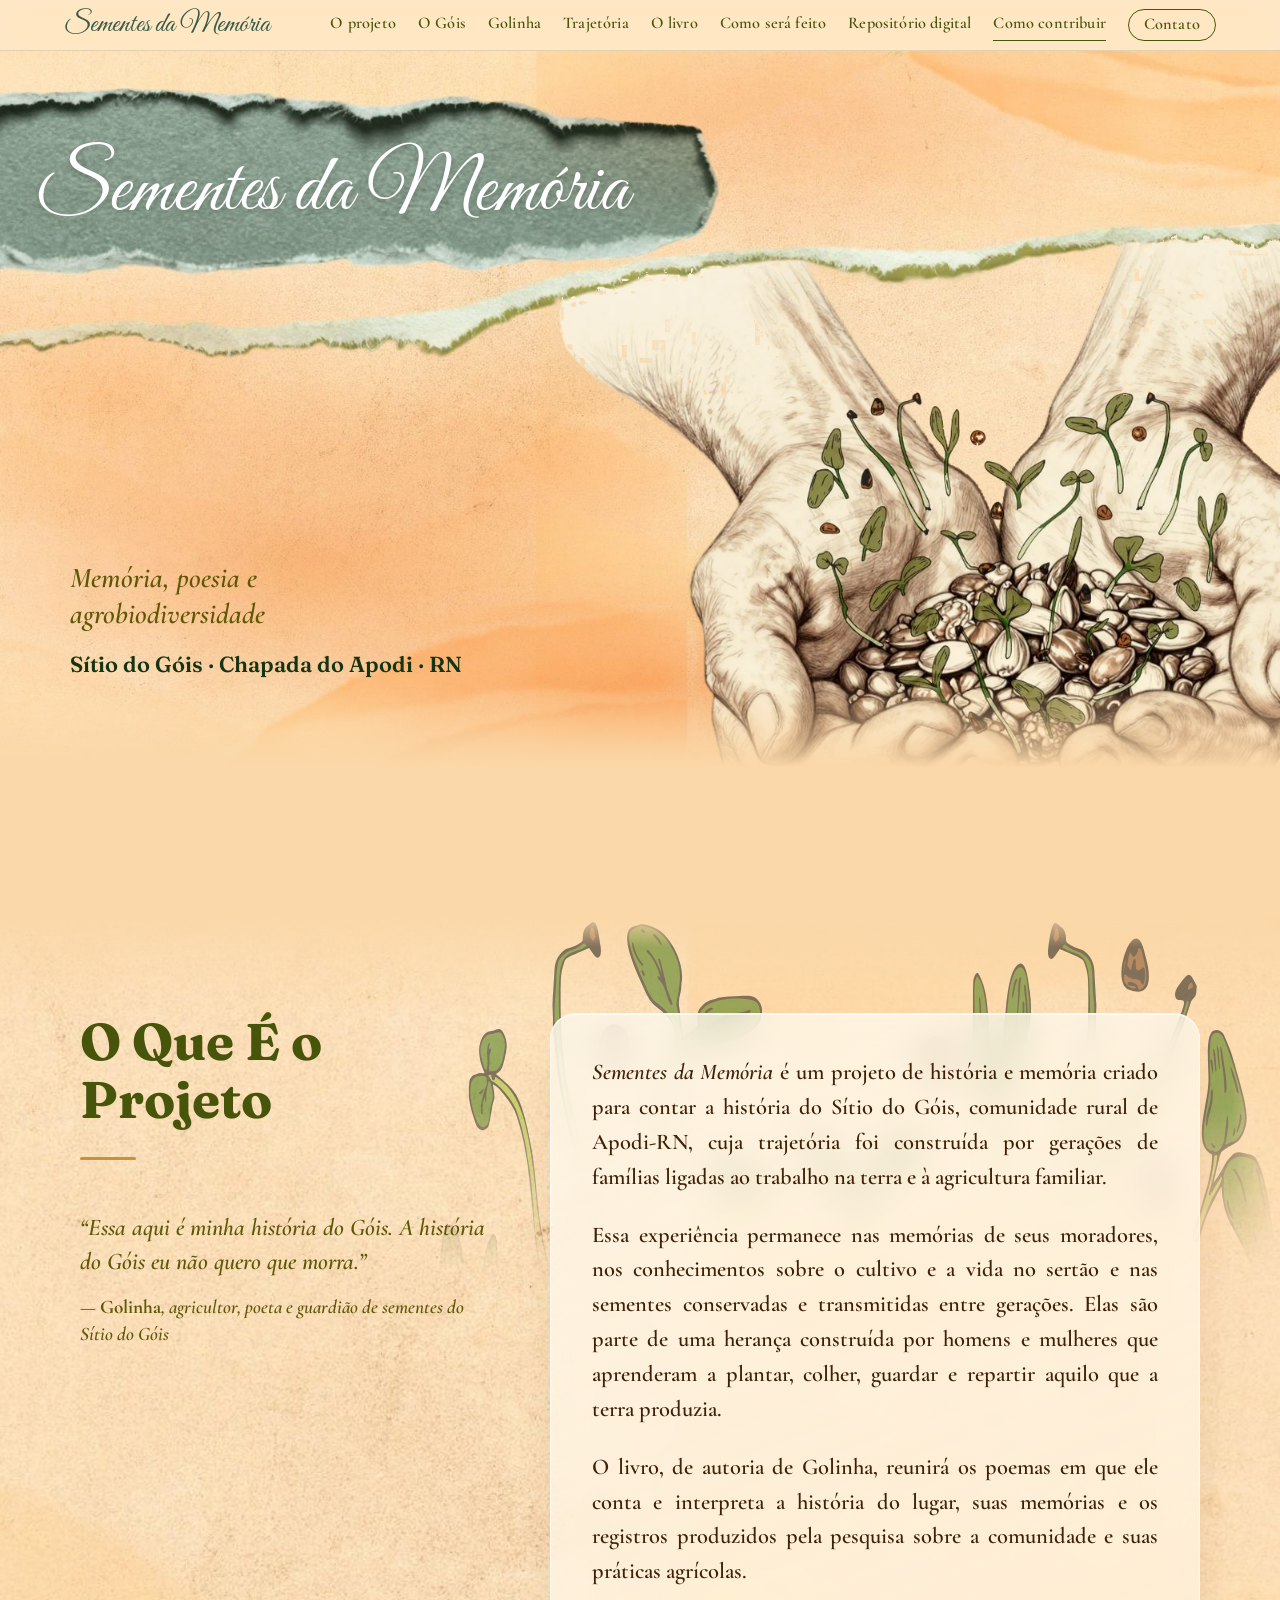
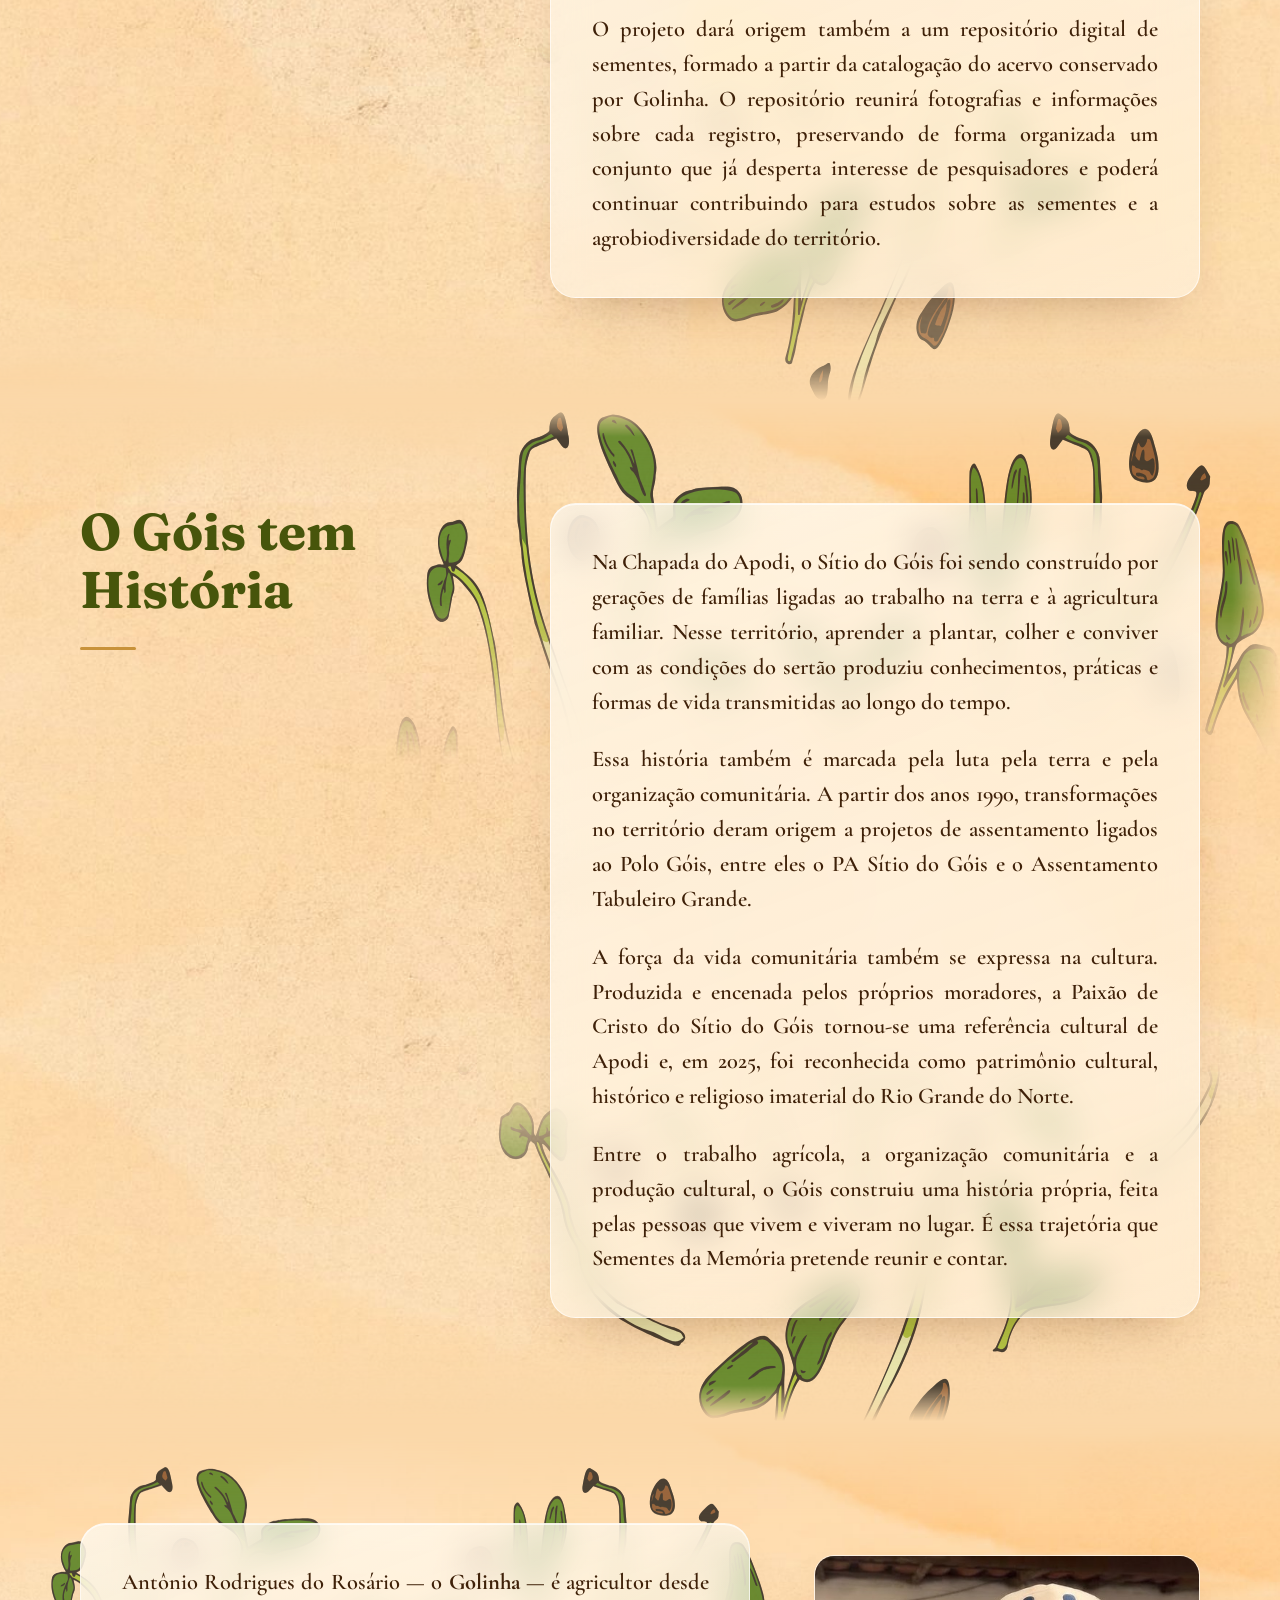
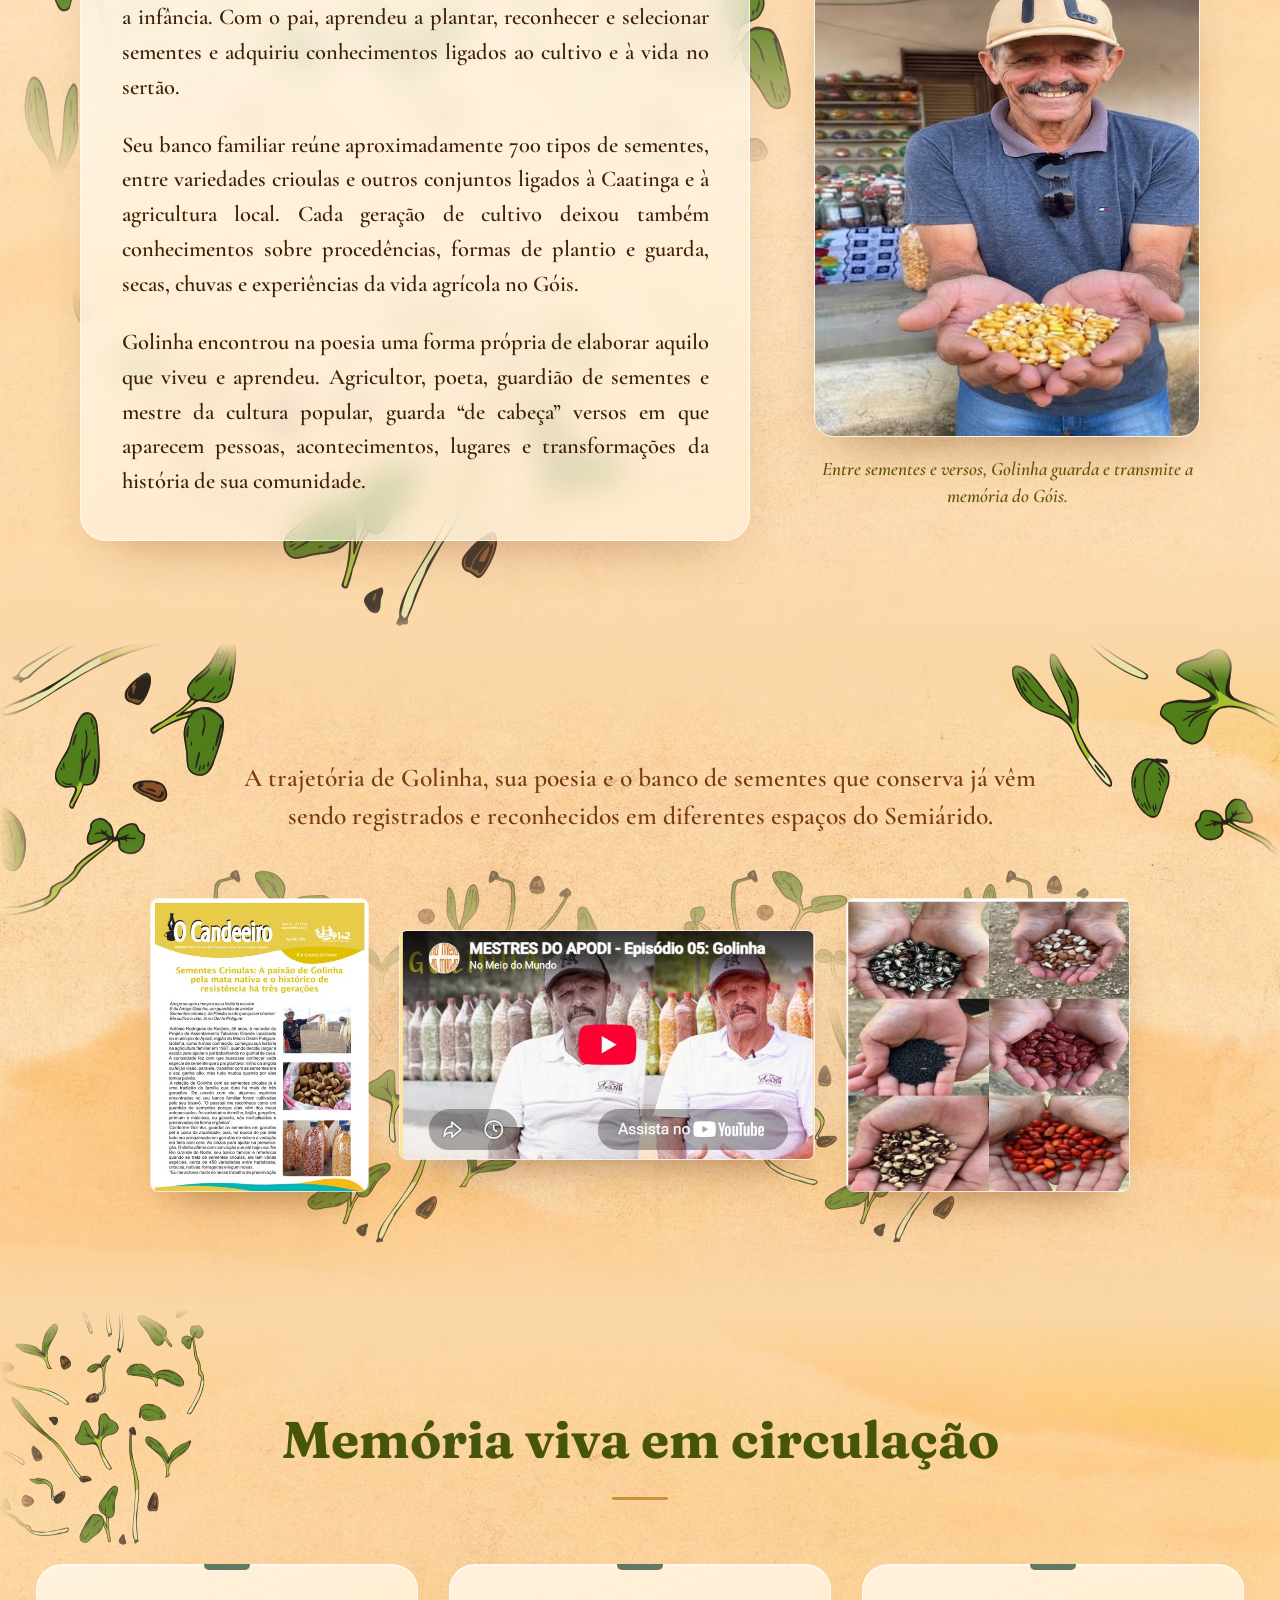
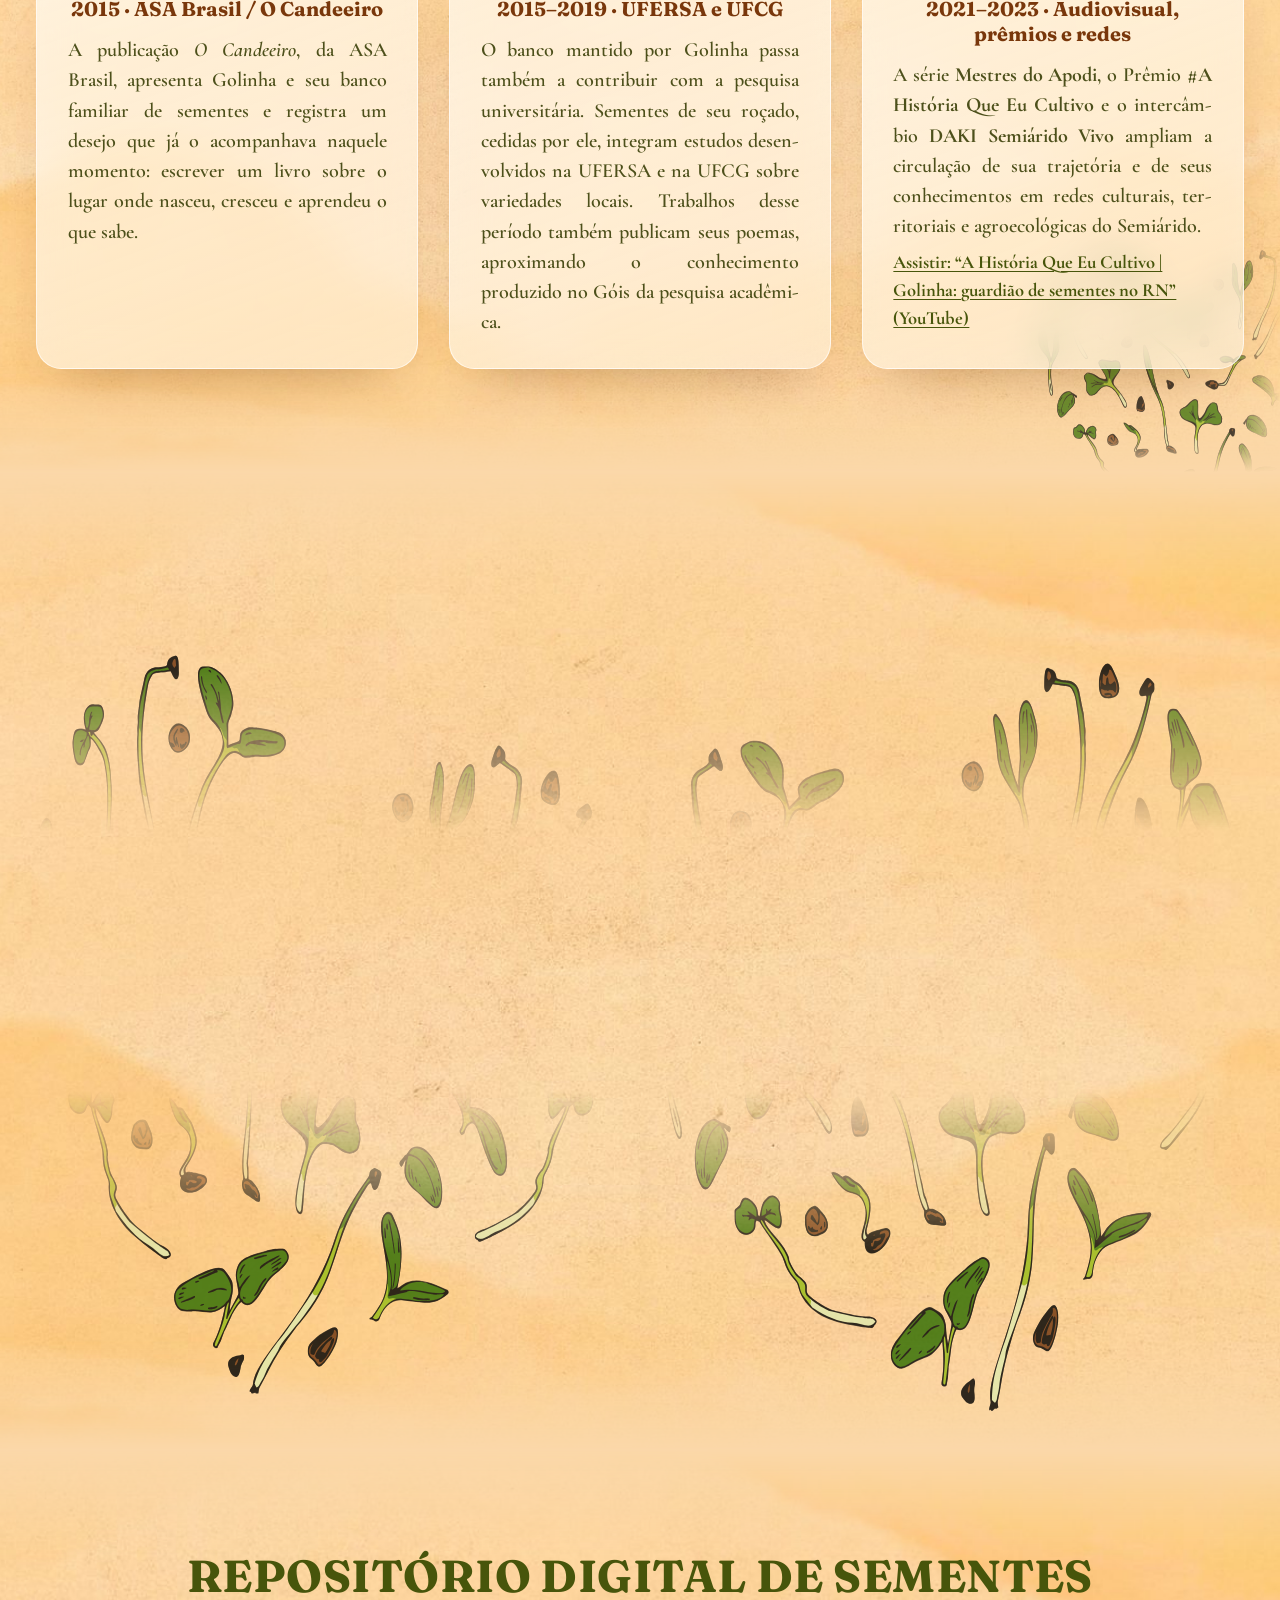
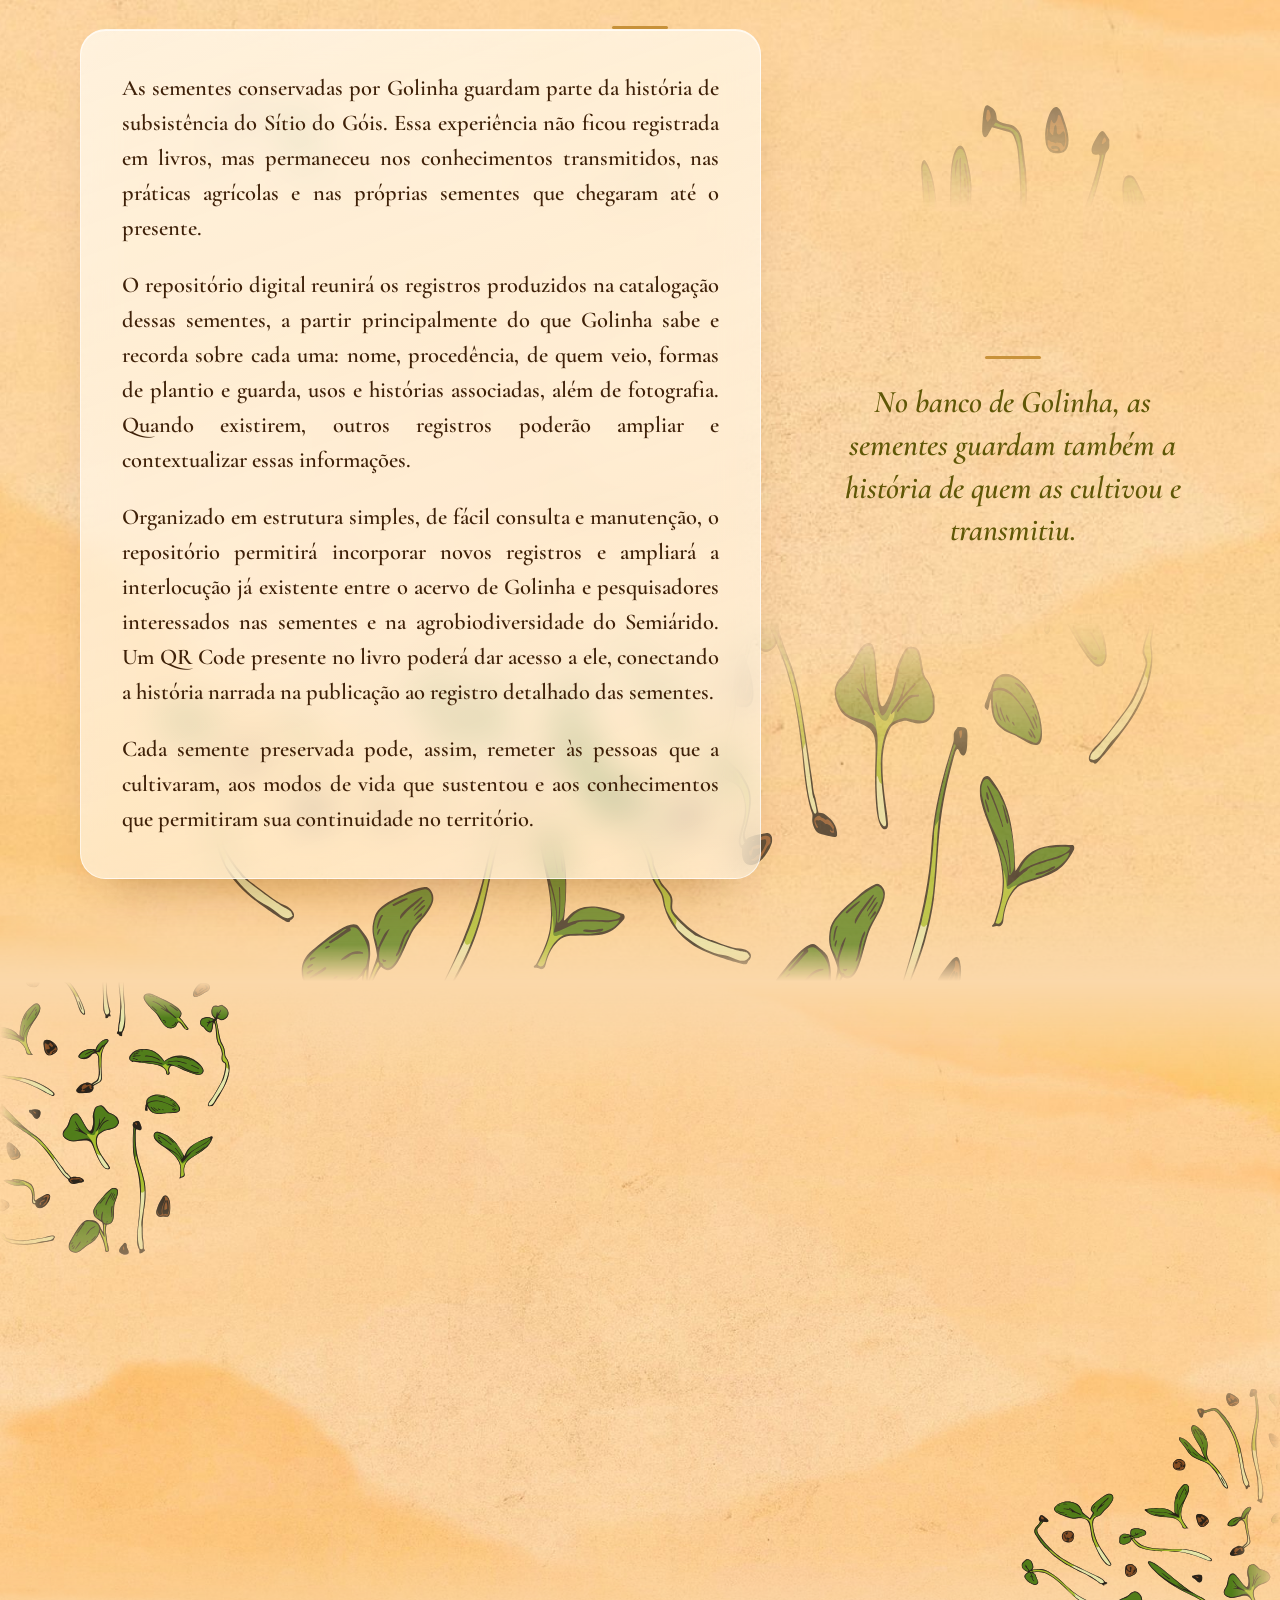
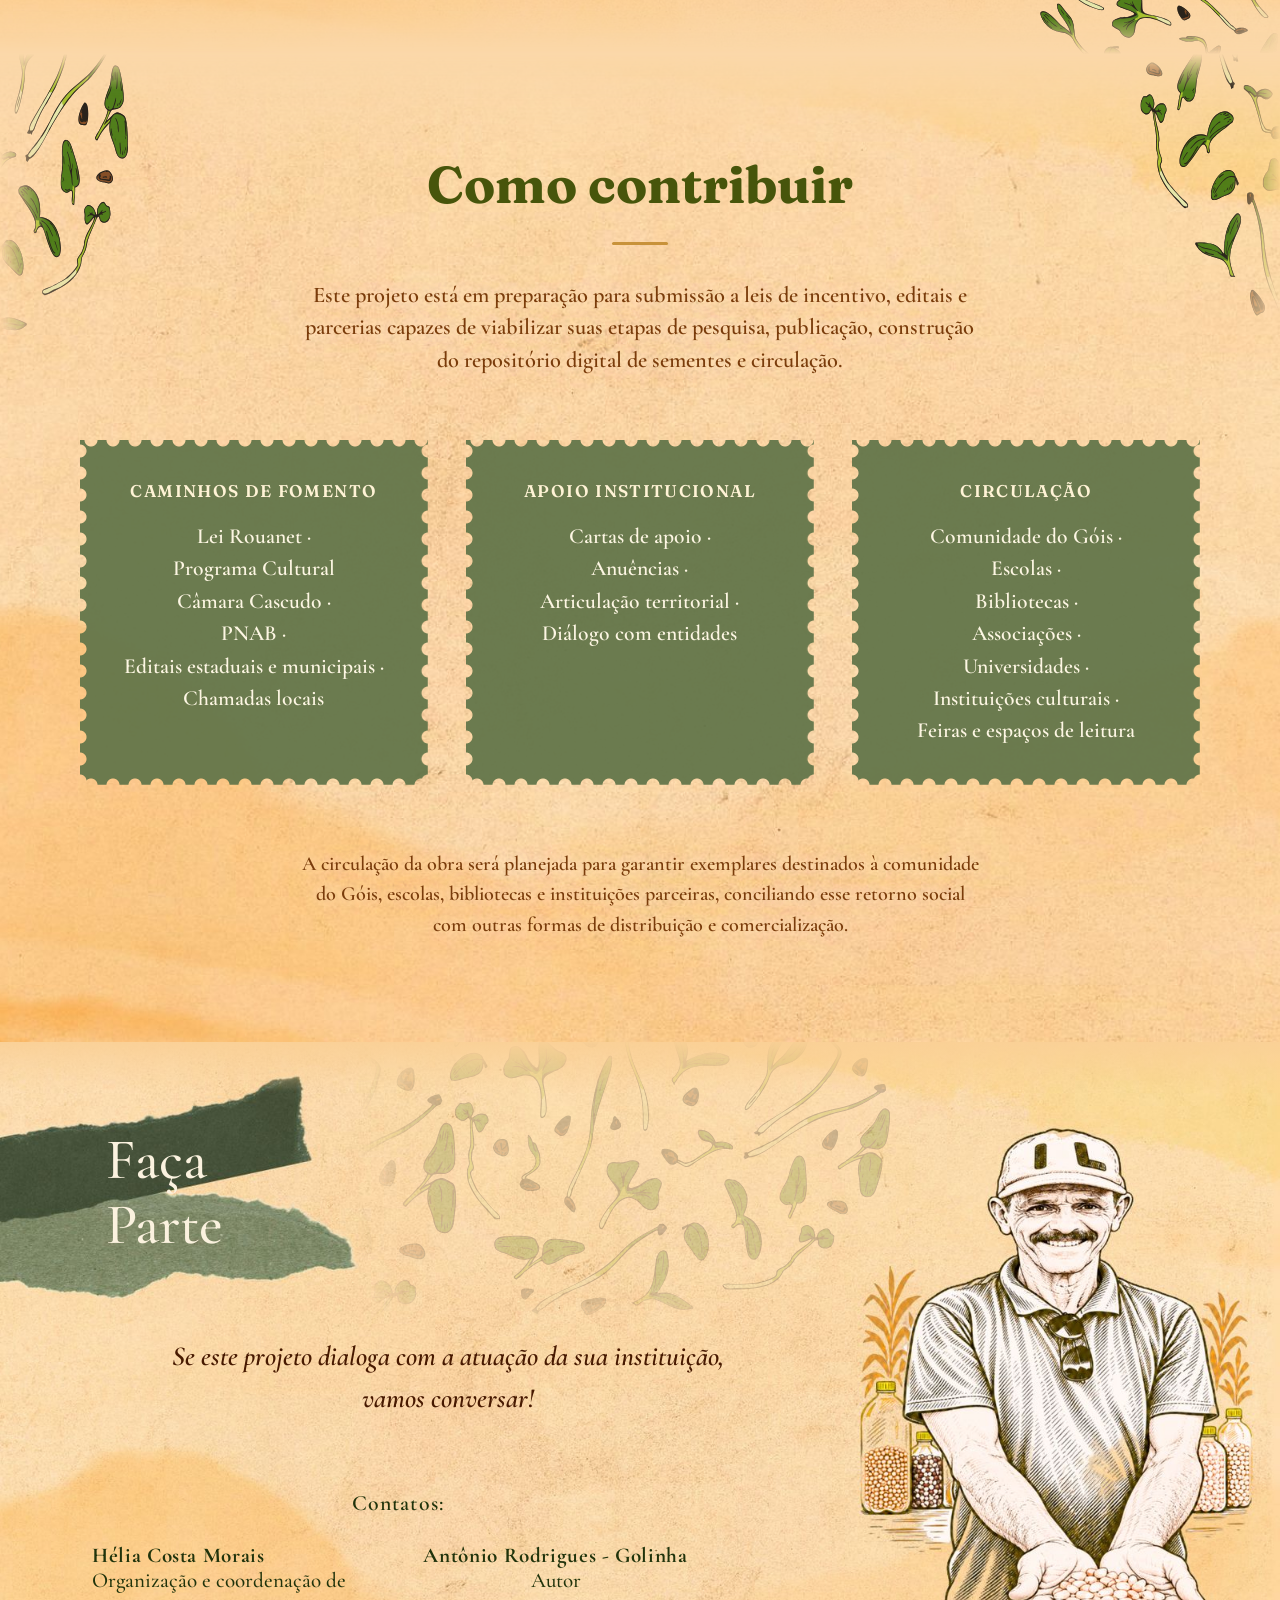
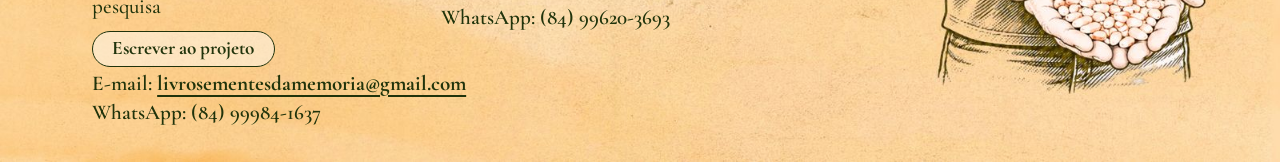
<file: index.html>
<!doctype html>
<html lang="pt-BR">
<head>
  <meta charset="utf-8">
  <meta name="viewport" content="width=device-width, initial-scale=1">
  <title>Sementes da Memória</title>
  <meta name="description" content="Sementes da Memória: projeto de história e memória sobre o Sítio do Góis, na Chapada do Apodi (RN), com os poemas e o banco de sementes de Golinha.">
  <meta name="theme-color" content="#fbd8a9">
  <link rel="icon" type="image/svg+xml" href="img/favicon.svg">

  <!-- Pré-visualização ao compartilhar o link (WhatsApp, redes sociais). Endereço absoluto do site. -->
  <meta property="og:type" content="website">
  <meta property="og:locale" content="pt_BR">
  <meta property="og:site_name" content="Sementes da Memória">
  <meta property="og:title" content="Sementes da Memória">
  <meta property="og:description" content="Memória, poesia e agrobiodiversidade no Sítio do Góis, Chapada do Apodi (RN).">
  <meta property="og:url" content="https://sementesdamemoria.github.io/">
  <meta property="og:image" content="https://sementesdamemoria.github.io/img/compartilhar-v2.jpg">
  <meta property="og:image:secure_url" content="https://sementesdamemoria.github.io/img/compartilhar-v2.jpg">
  <meta property="og:image:type" content="image/jpeg">
  <meta property="og:image:alt" content="Mãos segurando sementes e brotos, com o título Sementes da Memória">
  <meta property="og:image:width" content="1200">
  <meta property="og:image:height" content="630">
  <meta name="twitter:card" content="summary_large_image">

  <script>document.documentElement.classList.add('js')</script>
  <link rel="stylesheet" href="styles.css">
</head>
<body>

<header class="topo" id="topo">
  <a class="marca" href="#capa">Sementes da Memória</a>
  <button class="menu-botao" type="button" aria-expanded="false" aria-controls="menu">Menu</button>
  <nav class="menu" id="menu" aria-label="Seções do site">
    <a href="#projeto">O projeto</a>
    <a href="#gois">O Góis</a>
    <a href="#golinha">Golinha</a>
    <a href="#circulacao">Trajetória</a>
    <a href="#livro">O livro</a>
    <a href="#metodo">Como será feito</a>
    <a href="#repositorio">Repositório digital</a>
    <a href="#contribuir">Como contribuir</a>
    <a class="menu-contato" href="#participar" data-contato-topo>Contato</a>
  </nav>
</header>

<main>

  <!-- 1. Capa (palco 16:9, como a capa de um livro) -->
  <section class="palco capa" id="capa" style="--fundo:url(img/fundos/f01-sem-maos.jpg)">
    <div class="palco-arte">
      <img class="capa-maos" src="img/capa-maos.webp" width="902" height="687" alt="Mãos abertas segurando sementes, das quais brotam pequenas plantas" fetchpriority="high">
      <h1 class="capa-titulo">Sementes da Memória</h1>
    </div>
    <div class="capa-texto">
      <p class="capa-lema">Memória, poesia e<br>agrobiodiversidade</p>
      <p class="capa-local">Sítio do Góis · Chapada do Apodi · RN</p>
    </div>
  </section>

  <!-- 2. O que é o projeto -->
  <section class="secao s02" id="projeto" style="--fundo:url(img/fundos/f02.jpg); --brotos:url(img/brotos/brotos-02.svg)">
    <div class="miolo duas">
      <div class="lado revela">
        <h2>O Que É o Projeto</h2>
        <blockquote>“Essa aqui é minha história do Góis. A história do Góis eu não quero que morra.”</blockquote>
        <p class="credito">— <strong>Golinha</strong>, agricultor, poeta e guardião de sementes do Sítio do Góis</p>
      </div>
      <div class="painel texto revela">
        <p><em>Sementes da Memória</em> é um projeto de história e memória criado para contar a história do Sítio do Góis, comunidade rural de Apodi-RN, cuja trajetória foi construída por gerações de famílias ligadas ao trabalho na terra e à agricultura familiar.</p>
        <p>Essa experiência permanece nas memórias de seus moradores, nos conhecimentos sobre o cultivo e a vida no sertão e nas sementes conservadas e transmitidas entre gerações. Elas são parte de uma herança construída por homens e mulheres que aprenderam a plantar, colher, guardar e repartir aquilo que a terra produzia.</p>
        <p>O livro, de autoria de Golinha, reunirá os poemas em que ele conta e interpreta a história do lugar, suas memórias e os registros produzidos pela pesquisa sobre a comunidade e suas práticas agrícolas.</p>
        <p>O projeto dará origem também a um repositório digital de sementes, formado a partir da catalogação do acervo conservado por Golinha. O repositório reunirá fotografias e informações sobre cada registro, preservando de forma organizada um conjunto que já desperta interesse de pesquisadores e poderá continuar contribuindo para estudos sobre as sementes e a agrobiodiversidade do território.</p>
      </div>
    </div>
  </section>

  <!-- 3. O Góis tem História -->
  <section class="secao s03" id="gois" style="--fundo:url(img/fundos/f03.jpg); --brotos:url(img/brotos/brotos-03.svg)">
    <div class="miolo duas">
      <div class="lado revela">
        <h2>O Góis tem História</h2>
      </div>
      <div class="painel texto revela">
        <p>Na Chapada do Apodi, o Sítio do Góis foi sendo construído por gerações de famílias ligadas ao trabalho na terra e à agricultura familiar. Nesse território, aprender a plantar, colher e conviver com as condições do sertão produziu conhecimentos, práticas e formas de vida transmitidas ao longo do tempo.</p>
        <p>Essa história também é marcada pela luta pela terra e pela organização comunitária. A partir dos anos 1990, transformações no território deram origem a projetos de assentamento ligados ao Polo Góis, entre eles o PA Sítio do Góis e o Assentamento Tabuleiro Grande.</p>
        <p>A força da vida comunitária também se expressa na cultura. Produzida e encenada pelos próprios moradores, a Paixão de Cristo do Sítio do Góis tornou-se uma referência cultural de Apodi e, em 2025, foi reconhecida como patrimônio cultural, histórico e religioso imaterial do Rio Grande do Norte.</p>
        <p>Entre o trabalho agrícola, a organização comunitária e a produção cultural, o Góis construiu uma história própria, feita pelas pessoas que vivem e viveram no lugar. É essa trajetória que Sementes da Memória pretende reunir e contar.</p>
      </div>
    </div>
  </section>

  <!-- 4. Golinha -->
  <section class="secao s04" id="golinha" style="--fundo:url(img/fundos/f04.jpg); --brotos:url(img/brotos/brotos-04.svg)">
    <div class="miolo duas retrato-dir">
      <div class="painel texto revela">
        <p>Antônio Rodrigues do Rosário — o <strong>Golinha</strong> — é agricultor desde a infância. Com o pai, aprendeu a plantar, reconhecer e selecionar sementes e adquiriu conhecimentos ligados ao cultivo e à vida no sertão.</p>
        <p>Seu banco familiar reúne aproximadamente 700 tipos de sementes, entre variedades crioulas e outros conjuntos ligados à Caatinga e à agricultura local. Cada geração de cultivo deixou também conhecimentos sobre procedências, formas de plantio e guarda, secas, chuvas e experiências da vida agrícola no Góis.</p>
        <p>Golinha encontrou na poesia uma forma própria de elaborar aquilo que viveu e aprendeu. Agricultor, poeta, guardião de sementes e mestre da cultura popular, guarda “de cabeça” versos em que aparecem pessoas, acontecimentos, lugares e transformações da história de sua comunidade.</p>
      </div>
      <figure class="retrato revela">
        <img src="img/golinha-milho.jpg" alt="Golinha segurando grãos de milho nas mãos" width="820" height="659">
        <figcaption>Entre sementes e versos, Golinha guarda e transmite a memória do Góis.</figcaption>
      </figure>
    </div>
  </section>

  <!-- 5. Trajetória -->
  <section class="secao s05" id="circulacao" style="--fundo:url(img/fundos/f05.jpg); --brotos:url(img/brotos/brotos-05.svg)">
    <div class="miolo">
      <p class="abertura revela">A trajetória de Golinha, sua poesia e o banco de sementes que conserva já vêm sendo registrados e reconhecidos em diferentes espaços do Semiárido.</p>
      <div class="vitrine revela">
        <figure class="v-candeeiro"><img src="img/o-candeeiro.jpg" width="423" height="571" loading="lazy" alt="Página da publicação O Candeeiro, da ASA Brasil, com a matéria “Sementes Crioulas: a paixão de Golinha pela mata nativa e o histórico de resistência há três gerações”"></figure>
        <figure class="v-video">
          <!-- Episódio 05 de Mestres do Apodi. Para trocar de vídeo: altere o endereço em href e o código em data-youtube
               (o trecho depois de "youtu.be/" ou de "v=" no endereço). Ao clicar, o vídeo toca dentro da própria página. -->
          <a href="https://youtu.be/nR7VP4sQmM4" target="_blank" rel="noopener" class="video-link" data-youtube="nR7VP4sQmM4">
            <img src="img/mestres-do-apodi.jpg" width="605" height="333" loading="lazy" alt="Quadro do vídeo “Mestres do Apodi, Episódio 05: Golinha”. Clique para assistir.">
          </a>
        </figure>
        <figure class="v-sementes"><img src="img/sementes-colagem.jpg" width="427" height="442" loading="lazy" alt="Seis fotografias de mãos segurando sementes de cores e formas variadas"></figure>
      </div>
    </div>
  </section>

  <!-- 6. Memória viva em circulação -->
  <section class="secao s06" id="memoria-viva" style="--fundo:url(img/fundos/f06.jpg); --brotos:url(img/brotos/brotos-06.svg)">
    <div class="miolo">
      <h2 class="centro revela">Memória viva em circulação</h2>
      <div class="trio">
        <article class="painel nota revela">
          <h3>2015 · ASA Brasil / O Candeeiro</h3>
          <p>A pu&shy;bli&shy;ca&shy;ção <em>O Candeeiro</em>, da ASA Brasil, apresenta Golinha e seu banco familiar de sementes e registra um desejo que já o acom&shy;pa&shy;nha&shy;va naquele momento: escrever um livro sobre o lugar onde nasceu, cresceu e aprendeu o que sabe.</p>
        </article>
        <article class="painel nota revela">
          <h3>2015–2019 · UFERSA e UFCG</h3>
          <p>O banco mantido por Golinha passa também a contribuir com a pes&shy;qui&shy;sa uni&shy;ver&shy;si&shy;tá&shy;ria. Sementes de seu roçado, cedidas por ele, integram estudos de&shy;sen&shy;vol&shy;vi&shy;dos na UFERSA e na UFCG sobre va&shy;ri&shy;e&shy;da&shy;des locais. Tra&shy;ba&shy;lhos desse período também publicam seus poemas, apro&shy;xi&shy;man&shy;do o co&shy;nhe&shy;ci&shy;men&shy;to produzido no Góis da pes&shy;qui&shy;sa a&shy;ca&shy;dê&shy;mi&shy;ca.</p>
        </article>
        <article class="painel nota revela">
          <h3>2021–2023 · Audiovisual, prêmios e redes</h3>
          <p>A série <strong>Mestres do Apodi</strong>, o Prêmio <strong>#A História Que Eu Cultivo</strong> e o in&shy;ter&shy;câm&shy;bio <strong>DAKI Se&shy;mi&shy;á&shy;ri&shy;do Vivo</strong> ampliam a cir&shy;cu&shy;la&shy;ção de sua tra&shy;je&shy;tó&shy;ria e de seus conhecimentos em redes cul&shy;tu&shy;rais, ter&shy;ri&shy;to&shy;ri&shy;ais e agroe&shy;co&shy;ló&shy;gi&shy;cas do Se&shy;mi&shy;á&shy;ri&shy;do.</p>
          <p><a class="link-video" href="https://youtu.be/0zLdEskcpLo" target="_blank" rel="noopener">Assistir: “A História Que Eu Cultivo | Golinha: guardião de sementes no RN” (YouTube)</a></p>
        </article>
      </div>
    </div>
  </section>

  <!-- 7. O livro -->
  <section class="secao s07" id="livro" style="--fundo:url(img/fundos/f07.jpg); --brotos:url(img/brotos/brotos-07.svg)">
    <div class="miolo estreito">
      <header class="titulo-topo revela">
        <p class="sobretitulo">O LIVRO</p>
        <p class="titulo-script">Sementes da Memória</p>
      </header>
      <div class="painel texto revela">
        <p>De autoria de Golinha, <strong>Sementes da Memória</strong> nasce de um desejo antigo do agricultor e poeta: deixar registrada a história do lugar onde nasceu, cresceu e construiu sua vida.</p>
        <p>Os poemas que guarda “de cabeça” têm lugar central nessa narrativa. Neles, Golinha recorda pessoas, acontecimentos, trabalho, secas e chuvas, costumes e mudanças vividas no Góis. A pesquisa histórica e o trabalho realizado na comunidade permitirão ampliar essas memórias e relacioná-las à trajetória das famílias e do próprio lugar.</p>
        <p>A agricultura familiar atravessa essa história. Os conhecimentos ligados ao cultivo e as sementes conservadas entre gerações preservam parte da experiência de famílias que aprenderam a plantar, colher e viver da terra no sertão nordestino.</p>
        <p>A forma final do livro será construída a partir do material reunido durante a pesquisa, preservando a voz de Golinha e a singularidade de sua maneira de contar a história do Góis.</p>
      </div>
    </div>
  </section>

  <!-- 8. Repositório digital de sementes (reúne o antigo card "Sementes que guardam histórias") -->
  <section class="secao s08" id="repositorio" style="--fundo:url(img/fundos/f10.jpg); --brotos:url(img/brotos/brotos-10.svg)">
    <div class="miolo">
      <h2 class="centro caixa-alta revela">Repositório Digital de Sementes</h2>
      <div class="duas destaque-dir">
        <div class="painel texto revela">
          <p>As sementes conservadas por Golinha guardam parte da história de subsistência do Sítio do Góis. Essa experiência não ficou registrada em livros, mas permaneceu nos conhecimentos transmitidos, nas práticas agrícolas e nas próprias sementes que chegaram até o presente.</p>
          <p>O repositório digital reunirá os registros produzidos na catalogação dessas sementes, a partir principalmente do que Golinha sabe e recorda sobre cada uma: nome, procedência, de quem veio, formas de plantio e guarda, usos e histórias associadas, além de fotografia. Quando existirem, outros registros poderão ampliar e contextualizar essas informações.</p>
          <p>Organizado em estrutura simples, de fácil consulta e manutenção, o repositório permitirá incorporar novos registros e ampliará a interlocução já existente entre o acervo de Golinha e pesquisadores interessados nas sementes e na agrobiodiversidade do Semiárido. Um QR Code presente no livro poderá dar acesso a ele, conectando a história narrada na publicação ao registro detalhado das sementes.</p>
          <p>Cada semente preservada pode, assim, remeter às pessoas que a cultivaram, aos modos de vida que sustentou e aos conhecimentos que permitiram sua continuidade no território.</p>
        </div>
        <p class="destaque revela">No banco de Golinha, as sementes guardam também a história de quem as cultivou e transmitiu.</p>
      </div>
    </div>
  </section>

  <!-- 9. Como será feito -->
  <section class="secao s09" id="metodo" style="--fundo:url(img/fundos/f09.jpg); --brotos:url(img/brotos/brotos-09.svg)">
    <div class="miolo">
      <h2 class="centro revela">Como Será Feito</h2>
      <div class="trio">
        <article class="painel nota revela">
          <h3>Transcrição dos poemas</h3>
          <p>Como Golinha guarda seus poemas oralmente, o trabalho começará pela gra&shy;va&shy;ção e trans&shy;cri&shy;ção dos versos, pre&shy;ser&shy;van&shy;do seu vo&shy;ca&shy;bu&shy;lá&shy;rio, ritmo e ora&shy;li&shy;da&shy;de. As con&shy;ver&shy;sas re&shy;gis&shy;tra&shy;rão também suas me&shy;mó&shy;rias sobre o Góis e sobre a vida na agri&shy;cul&shy;tu&shy;ra.</p>
        </article>
        <article class="painel nota revela">
          <h3>Pesquisa no Sítio do Góis</h3>
          <p>Serão reunidos de&shy;poi&shy;men&shy;tos, fo&shy;to&shy;gra&shy;fi&shy;as, do&shy;cu&shy;men&shy;tos e re&shy;gis&shy;tros fa&shy;mi&shy;li&shy;a&shy;res para ampliar as me&shy;mó&shy;rias de Golinha e compor a história da co&shy;mu&shy;ni&shy;da&shy;de.</p>
        </article>
        <article class="painel nota revela">
          <h3>Catalogação e repositório de sementes</h3>
          <p>As sementes serão fo&shy;to&shy;gra&shy;fa&shy;das, ca&shy;ta&shy;lo&shy;ga&shy;das e re&shy;gis&shy;tra&shy;das in&shy;di&shy;vi&shy;du&shy;al&shy;men&shy;te, com as in&shy;for&shy;ma&shy;ções pre&shy;ser&shy;va&shy;das por Golinha sobre cada uma. Esses re&shy;gis&shy;tros formarão o re&shy;po&shy;si&shy;tó&shy;rio digital de sementes do projeto.</p>
        </article>
      </div>
    </div>
  </section>

  <!-- Catálogo: fica oculto enquanto dados/sementes.csv não tiver registros com publicar = sim -->
  <section class="secao catalogo" id="catalogo" aria-labelledby="catalogo-titulo" style="--fundo:url(img/fundos/f10.jpg)" hidden>
    <div class="miolo largo">
      <h2 class="centro" id="catalogo-titulo">Consulte o repositório</h2>
      <div class="ferramentas">
        <label class="campo">
          <span>Buscar</span>
          <input id="busca" type="search" placeholder="Nome, procedência, uso, história…" autocomplete="off">
        </label>
        <label class="campo">
          <span>Grupo</span>
          <select id="grupo"><option value="">Todos os grupos</option></select>
        </label>
      </div>
      <p class="contagem" id="contagem" role="status" aria-live="polite"></p>
      <div class="grade" id="grade"></div>
      <p class="vazio" id="vazio" hidden>Nenhum registro encontrado.</p>
      <div class="mais"><button type="button" id="mais" hidden>Mostrar mais registros</button></div>
    </div>
  </section>

  <!-- 11. Como contribuir -->
  <section class="secao s11 sem-fade-pe" id="contribuir" style="--fundo:url(img/fundos/f11.jpg); --brotos:url(img/brotos/brotos-11.svg)">
    <div class="miolo">
      <h2 class="centro revela">Como contribuir</h2>
      <p class="abertura revela">Este projeto está em preparação para submissão a leis de incentivo, editais e parcerias capazes de viabilizar suas etapas de pesquisa, publicação, construção do repositório digital de sementes e circulação.</p>
      <div class="selos revela">
        <article class="selo">
          <h3>Caminhos de fomento</h3>
          <ul>
            <li>Lei Rouanet</li>
            <li>Programa Cultural Câmara Cascudo</li>
            <li>PNAB</li>
            <li>Editais estaduais e municipais</li>
            <li>Chamadas locais</li>
          </ul>
        </article>
        <article class="selo">
          <h3>Apoio institucional</h3>
          <ul>
            <li>Cartas de apoio</li>
            <li>Anuências</li>
            <li>Articulação territorial</li>
            <li>Diálogo com entidades</li>
          </ul>
        </article>
        <article class="selo">
          <h3>Circulação</h3>
          <ul>
            <li>Comunidade do Góis</li>
            <li>Escolas</li>
            <li>Bibliotecas</li>
            <li>Associações</li>
            <li>Universidades</li>
            <li>Instituições culturais</li>
            <li>Feiras e espaços de leitura</li>
          </ul>
        </article>
      </div>
      <p class="rodape-secao revela">A circulação da obra será planejada para garantir exemplares destinados à comunidade do Góis, escolas, bibliotecas e instituições parceiras, conciliando esse retorno social com outras formas de distribuição e comercialização.</p>
    </div>
  </section>

  <!-- 12. Faça parte (palco 16:9, fecha como a capa abre) -->
  <section class="palco fim" id="participar" style="--fundo:url(img/fundos/f12.jpg); --brotos:url(img/brotos/brotos-12.svg)">
    <h2 class="faca-parte"><span>Faça</span><span>Parte</span></h2>
    <div class="convite">
      <p>Se este projeto dialoga com a atuação da sua instituição,</p>
      <p>vamos conversar!</p>
    </div>
    <div class="contatos">
      <p class="contatos-titulo">Contatos:</p>
      <div class="pessoa p1">
        <strong>Hélia Costa Morais</strong>
        <span>Organização e coordenação de pesquisa</span>
        <!-- Os canais do projeto ficam em dados/config.js. Enquanto estiverem vazios, aparece o aviso abaixo. -->
        <span class="pendente" data-contato-pendente>e-mail e telefone do projeto: a definir</span>
        <a class="botao-contato" data-contato-botao href="#participar" hidden>Escrever ao projeto</a>
        <span class="contato-linha" data-contato-email hidden></span>
        <span class="contato-linha" data-contato-telefone hidden></span>
      </div>
      <div class="pessoa p2">
        <strong>Antônio Rodrigues - Golinha</strong>
        <span>Autor</span>
        <span class="contato-linha" data-contato-telefone-autor hidden></span>
      </div>
    </div>
    <img class="fim-golinha" src="img/golinha-ilustracao.webp" alt="Ilustração de Golinha, de boné e camisa polo, com as mãos estendidas segurando sementes" width="738" height="1107" loading="lazy">
  </section>

</main>

<dialog id="ficha" aria-labelledby="ficha-titulo">
  <form method="dialog"><button class="ficha-fechar" aria-label="Fechar ficha">×</button></form>
  <p class="etiqueta" id="ficha-grupo"></p>
  <h2 id="ficha-titulo"></h2>
  <div class="ficha-foto" id="ficha-foto"></div>
  <dl id="ficha-campos"></dl>
  <blockquote class="ficha-poema" id="ficha-poema" hidden></blockquote>
  <p class="ficha-fonte" id="ficha-fonte"></p>
</dialog>

<script src="dados/config.js"></script>
<script src="dados/sementes.js"></script>
<script src="script.js"></script>
</body>
</html>
</file>
<file: styles.css>
/* Sementes da Memória: folha de estilos (v3)
   Corpo do site em colunas fluidas, com painéis de papel translúcido sobre os fundos e os brotos da apresentação.
   Capa e fechamento continuam como "palcos" 16:9 (texto em cqw), como a capa e a contracapa de um livro. */

@font-face{font-family:"Cormorant Garamond";font-weight:400;font-style:normal;font-display:swap;src:url(fontes/cormorant-garamond-latin-400-normal.woff2) format("woff2")}
@font-face{font-family:"Cormorant Garamond";font-weight:500;font-style:normal;font-display:swap;src:url(fontes/cormorant-garamond-latin-500-normal.woff2) format("woff2")}
@font-face{font-family:"Cormorant Garamond";font-weight:600;font-style:normal;font-display:swap;src:url(fontes/cormorant-garamond-latin-600-normal.woff2) format("woff2")}
@font-face{font-family:"Cormorant Garamond";font-weight:700;font-style:normal;font-display:swap;src:url(fontes/cormorant-garamond-latin-700-normal.woff2) format("woff2")}
@font-face{font-family:"Cormorant Garamond";font-weight:500;font-style:italic;font-display:swap;src:url(fontes/cormorant-garamond-latin-500-italic.woff2) format("woff2")}
@font-face{font-family:"Cormorant Garamond";font-weight:600;font-style:italic;font-display:swap;src:url(fontes/cormorant-garamond-latin-600-italic.woff2) format("woff2")}
@font-face{font-family:"Great Vibes";font-weight:400;font-style:normal;font-display:swap;src:url(fontes/great-vibes-latin-400-normal.woff2) format("woff2")}
@font-face{font-family:"Fraunces";font-weight:600;font-style:normal;font-display:swap;src:url(fontes/fraunces-latin-600-normal.woff2) format("woff2")}
@font-face{font-family:"Fraunces";font-weight:700;font-style:normal;font-display:swap;src:url(fontes/fraunces-latin-700-normal.woff2) format("woff2")}

:root{
  --papel:#ffe8c9;
  --fundo-base:#fbd8a9;        /* média dos fundos de aquarela, aparece onde um fundo se dissolve no seguinte */
  --verde:#47550b;             /* títulos */
  --verde-faixa:#385b47;
  --tinta:#3f2109;             /* texto corrido */
  --oliva:#5f5707;             /* citações e legendas (oliva da apresentação, escurecido para legibilidade) */
  --ocre:#c8923a;
  --marrom-claro:#7a3c0b;
  --borda:#7b8061;
  --corpo:"Cormorant Garamond",Georgia,"Times New Roman",serif;
  --script:"Great Vibes","Cormorant Garamond",cursive;
  --titulo:"Fraunces","Cormorant Garamond",Georgia,serif;
  --gut:clamp(20px,5vw,64px);
  --vidro:linear-gradient(160deg,rgba(255,251,242,.76),rgba(255,245,229,.62));
}

*{box-sizing:border-box}
[hidden]{display:none!important}
html{scroll-behavior:smooth;scroll-padding-top:64px}
body{margin:0;background:var(--fundo-base);color:var(--tinta);font-family:var(--corpo);font-weight:500;line-height:1.45;-webkit-text-size-adjust:100%}
img{max-width:100%;display:block;height:auto}
a{color:inherit}
h1,h2,h3,p,blockquote,figure{margin:0}
:focus-visible{outline:2px solid var(--verde);outline-offset:3px}

/* ---------- Cabeçalho ---------- */
.topo{position:sticky;top:0;z-index:50;display:flex;align-items:center;justify-content:space-between;gap:24px;padding:8px var(--gut);
  background:rgba(255,241,219,.62);border-bottom:1px solid rgba(123,128,97,.22);
  -webkit-backdrop-filter:blur(16px) saturate(1.3);backdrop-filter:blur(16px) saturate(1.3)}
.marca{font-family:var(--script);font-size:1.75rem;line-height:1.2;text-decoration:none;color:var(--verde-faixa);white-space:nowrap}
.menu{display:flex;flex-wrap:wrap;align-items:center;gap:4px 22px;justify-content:flex-end}
.menu a{font-size:1.02rem;font-weight:600;text-decoration:none;color:var(--verde);letter-spacing:.01em;padding:4px 0;border-bottom:1px solid transparent;transition:border-color .2s}
.menu a:hover,.menu a[aria-current="true"]{border-bottom-color:var(--verde)}
.menu .menu-contato{padding:3px 15px;border:1px solid var(--verde);border-radius:999px;transition:background .2s}
.menu .menu-contato:hover{background:rgba(78,96,19,.1)}
.menu-botao{display:none;font:inherit;font-weight:600;color:var(--verde);background:none;border:1px solid var(--borda);border-radius:999px;padding:4px 16px;cursor:pointer}

/* ---------- Seção fluida ---------- */
.secao{position:relative;isolation:isolate;container-type:inline-size;display:flex;align-items:center;min-height:min(52vw,900px);
  --larg:min(100cqw,2000px);          /* largura da arte dos brotos */
  --mv:linear-gradient(transparent 0,#000 calc(var(--hm)*.1),#000 calc(var(--hm)*.55),transparent var(--hm),transparent calc(100% - var(--hm)),#000 calc(100% - var(--hm)*.55),#000 calc(100% - var(--hm)*.1),transparent 100%);
  --mh:linear-gradient(90deg,transparent calc(50% - var(--larg)/2),#000 calc(50% - var(--larg)/2 + 48px),#000 calc(50% + var(--larg)/2 - 48px),transparent calc(50% + var(--larg)/2));
  --hm:calc(var(--larg)*.28125);       /* altura de metade da arte (16:9 dividido ao meio) */
}
/* fundo de papel e aquarela, dissolvido nas bordas para não deixar emenda entre seções */
.secao::before{content:"";position:absolute;inset:0;z-index:-2;background:var(--fundo) center/cover no-repeat;
  -webkit-mask-image:linear-gradient(transparent,#000 110px,#000 calc(100% - 110px),transparent);
  mask-image:linear-gradient(transparent,#000 110px,#000 calc(100% - 110px),transparent)}
/* o fundo não se dissolve onde a seção encosta na capa ou no fechamento */
.sem-fade-topo::before{-webkit-mask-image:linear-gradient(#000,#000 calc(100% - 110px),transparent);mask-image:linear-gradient(#000,#000 calc(100% - 110px),transparent)}
.sem-fade-pe::before{-webkit-mask-image:linear-gradient(transparent,#000 110px,#000);mask-image:linear-gradient(transparent,#000 110px,#000)}
/* brotos: metade de cima da arte no alto da seção, metade de baixo no pé, sempre na proporção original */
.secao::after{content:"";position:absolute;inset:0;z-index:-1;pointer-events:none;opacity:.92;
  background:var(--brotos,none) var(--px-top,50%) 0/var(--larg) auto no-repeat,var(--brotos,none) var(--px-bot,50%) 100%/var(--larg) auto no-repeat;
  -webkit-mask-image:var(--mv);mask-image:var(--mv)}
@media (min-width:861px){.secao::after{-webkit-mask-image:var(--mv),var(--mh);mask-image:var(--mv),var(--mh);-webkit-mask-composite:source-in;mask-composite:intersect}}

/* Repositório: título em fundo aberto; só a arte do pé permanece */
#repositorio::after{background:var(--brotos,none) var(--px-bot,50%) 100%/var(--larg) auto no-repeat}

.miolo{position:relative;width:100%;max-width:calc(1120px + 2*var(--gut));margin:0 auto;padding:clamp(76px,8vw,132px) var(--gut)}
.miolo.estreito{max-width:calc(800px + 2*var(--gut))}
.miolo.largo{max-width:calc(1240px + 2*var(--gut))}

.duas{display:grid;grid-template-columns:minmax(0,5fr) minmax(0,8fr);gap:clamp(28px,5vw,76px);align-items:start}
.duas.inversa{grid-template-columns:minmax(0,8fr) minmax(0,5fr)}
.duas.inversa .lado{order:2}
.duas.retrato-dir{grid-template-columns:minmax(0,8fr) minmax(0,4.6fr);align-items:center}
.duas.destaque-dir{grid-template-columns:minmax(0,8fr) minmax(0,4.4fr);align-items:center}
.lado{position:sticky;top:clamp(88px,20vh,200px)}

/* Painel de vidro de papel: translúcido, deixa os brotos aparecerem desfocados por trás */
.painel{background:var(--vidro);border:1px solid rgba(255,255,255,.62);border-radius:clamp(16px,2vw,26px);
  box-shadow:inset 0 1px 0 rgba(255,255,255,.7),0 26px 50px -30px rgba(90,36,3,.38);
  -webkit-backdrop-filter:blur(18px) saturate(1.15);backdrop-filter:blur(18px) saturate(1.15)}
@supports not ((backdrop-filter:blur(1px)) or (-webkit-backdrop-filter:blur(1px))){.painel{background:rgba(250,238,216,.92)}}

.texto{padding:clamp(24px,3.2vw,50px);font-size:clamp(1.18rem,1.04rem + .46vw,1.42rem);font-weight:600;line-height:1.55}
.texto p+p{margin-top:1em}

h2{font-family:var(--titulo);font-weight:700;color:var(--verde);line-height:1.12;font-size:clamp(2rem,1.3rem + 2.4vw,3.4rem)}
h2::after{content:"";display:block;width:56px;height:3px;margin-top:.55em;border-radius:2px;background:var(--ocre)}
h2.centro{text-align:center}
h2.centro::after{margin-left:auto;margin-right:auto}
h2.caixa-alta{text-transform:uppercase;font-size:clamp(1.8rem,1.2rem + 2vw,2.9rem);letter-spacing:.01em}

.lado blockquote{margin-top:clamp(28px,4vw,56px);font-size:clamp(1.22rem,1.05rem + .6vw,1.5rem);font-style:italic;font-weight:600;color:var(--oliva);line-height:1.4}
.credito{margin-top:.8em;font-size:clamp(1.05rem,1rem + .3vw,1.2rem);font-style:italic;font-weight:600;color:var(--oliva);line-height:1.4}
.credito strong{font-style:normal;font-weight:700}

/* Retrato (Golinha) */
.retrato img{width:100%;aspect-ratio:4/5;object-fit:cover;object-position:50% 20%;border-radius:clamp(14px,1.6vw,20px);border:1px solid rgba(255,255,255,.65);box-shadow:0 26px 50px -28px rgba(90,36,3,.5)}
.retrato figcaption{margin-top:1em;text-align:center;font-style:italic;font-weight:600;color:var(--oliva);font-size:clamp(1.05rem,1rem + .25vw,1.2rem);line-height:1.4}

/* Trajetória: vitrine de materiais */
.abertura{max-width:31em;margin:0 auto;text-align:center;text-shadow:0 0 .6em rgba(255,238,210,.95),0 0 1.4em rgba(255,238,210,.8);color:var(--marrom-claro);font-size:clamp(1.25rem,1.05rem + .7vw,1.6rem);font-weight:600;line-height:1.45}
.vitrine{display:flex;flex-wrap:wrap;justify-content:center;align-items:center;gap:clamp(18px,2.4vw,34px);margin-top:clamp(36px,5vw,72px);--h:clamp(200px,23vw,320px)}
.vitrine img{border-radius:8px;box-shadow:0 22px 40px -24px rgba(90,36,3,.55);border:1px solid rgba(255,255,255,.6)}
.v-candeeiro img,.v-sementes img{height:var(--h);width:auto}
.v-video img{height:calc(var(--h)*.78);width:auto}
.video-link{display:block}
.video-link[aria-disabled="true"]{cursor:default}
.video-link iframe{display:block;height:calc(var(--h)*.78);width:calc(var(--h)*.78*1.817);border:0;border-radius:8px}

/* Três painéis (Memória viva, Como será feito) */
@media (min-width:1100px){.trio{margin-left:calc(-1*clamp(0px,3.4vw,56px));margin-right:calc(-1*clamp(0px,3.4vw,56px))}}
.trio{display:grid;grid-template-columns:repeat(3,minmax(0,1fr));gap:clamp(16px,2.4vw,32px);margin-top:clamp(36px,5vw,68px)}
.nota{position:relative;color:#4d501b;padding:clamp(24px,2.4vw,36px);font-size:clamp(1.1rem,1.02rem + .3vw,1.28rem);font-weight:600;line-height:1.5}
.nota::before{content:"";position:absolute;top:-1px;left:50%;width:46px;height:6px;transform:translateX(-50%);border-radius:0 0 5px 5px;background:var(--verde-faixa);opacity:.8}
.nota h3{font-family:var(--titulo);font-size:clamp(1.12rem,1.05rem + .25vw,1.3rem);font-weight:700;color:#79370b;line-height:1.25;margin-bottom:.7em;text-align:center}
.painel p{text-align:justify;text-justify:inter-word;-webkit-hyphens:auto;hyphens:auto;hyphenate-limit-chars:6 3 3}
.nota p{text-align:justify;text-justify:inter-word;-webkit-hyphens:auto;hyphens:auto;hyphenate-limit-chars:6 3 3}
.nota p:has(.link-video){text-align:left;-webkit-hyphens:none;hyphens:none}

.link-video{display:inline-block;margin-top:.4em;font-size:.92em;font-weight:700;color:var(--verde);text-decoration:underline;text-decoration-thickness:1px;text-underline-offset:3px}
.link-video:hover{text-decoration-thickness:2px}

/* O livro */
.titulo-topo{text-align:center;margin-bottom:clamp(24px,3vw,40px)}
.sobretitulo{font-family:var(--titulo);font-weight:700;color:var(--verde);font-size:clamp(1rem,.95rem + .3vw,1.2rem);letter-spacing:.22em}
.titulo-script{margin-top:.15em;font-style:italic;font-weight:500;color:#803a07;font-size:clamp(2rem,1.3rem + 2.4vw,3.2rem);line-height:1.15}

/* Sementes que guardam histórias */
.destaque::before{content:"";display:block;width:56px;height:3px;margin:0 auto .7em;background:var(--ocre);border-radius:2px}
.destaque{text-align:center;font-style:italic;font-weight:600;color:var(--oliva);font-size:clamp(1.4rem,1.1rem + 1.1vw,2.1rem);line-height:1.35}

/* Como contribuir */
.s11 .abertura{margin-top:clamp(20px,2.6vw,34px);color:var(--marrom-claro);font-size:clamp(1.15rem,1.02rem + .5vw,1.4rem)}
.selos{display:grid;grid-template-columns:repeat(3,minmax(0,1fr));gap:clamp(18px,3vw,44px);margin-top:clamp(36px,5vw,64px)}
.selo{position:relative;padding:clamp(26px,3vw,40px) clamp(18px,2vw,28px);background:rgba(98,117,74,.94);color:#fdf6e3;text-align:center;
  --r:6px;--p:22px;
  -webkit-mask:radial-gradient(circle at 0 50%,#0000 var(--r),#000 calc(var(--r) + 1px)) 0 0/100% var(--p) repeat-y,radial-gradient(circle at 100% 50%,#0000 var(--r),#000 calc(var(--r) + 1px)) 0 0/100% var(--p) repeat-y,radial-gradient(circle at 50% 0,#0000 var(--r),#000 calc(var(--r) + 1px)) 0 0/var(--p) 100% repeat-x,radial-gradient(circle at 50% 100%,#0000 var(--r),#000 calc(var(--r) + 1px)) 0 0/var(--p) 100% repeat-x;
  -webkit-mask-composite:source-in;
  mask:radial-gradient(circle at 0 50%,#0000 var(--r),#000 calc(var(--r) + 1px)) 0 0/100% var(--p) repeat-y,radial-gradient(circle at 100% 50%,#0000 var(--r),#000 calc(var(--r) + 1px)) 0 0/100% var(--p) repeat-y,radial-gradient(circle at 50% 0,#0000 var(--r),#000 calc(var(--r) + 1px)) 0 0/var(--p) 100% repeat-x,radial-gradient(circle at 50% 100%,#0000 var(--r),#000 calc(var(--r) + 1px)) 0 0/var(--p) 100% repeat-x;
  mask-composite:intersect}
.selo h3{font-family:var(--titulo);font-size:clamp(.95rem,.9rem + .2vw,1.1rem);font-weight:600;text-transform:uppercase;letter-spacing:.08em;margin-bottom:1em;color:#fff3d6}
.selo ul{list-style:none;margin:0;padding:0;font-size:clamp(1.15rem,1.03rem + .4vw,1.38rem);line-height:1.5;font-weight:600}
.selo li{text-wrap:balance}
.selo li::after{content:" ·"}
.selo li:last-child::after{content:""}
.rodape-secao{max-width:34em;text-shadow:0 0 .6em rgba(255,238,210,.95),0 0 1.4em rgba(255,238,210,.8);margin:clamp(36px,5vw,64px) auto 0;text-align:center;color:var(--marrom-claro);font-weight:600;font-size:clamp(1.1rem,1.02rem + .3vw,1.3rem);line-height:1.5}

/* ---------- Palcos 16:9: capa e fechamento ---------- */
.palco{position:relative;width:100%;aspect-ratio:16/9;overflow:hidden;container-type:inline-size;background:var(--papel) var(--fundo) center/cover no-repeat}
.palco::before{content:"";position:absolute;inset:0;background:var(--brotos,none) 0 0/100% 100% no-repeat;pointer-events:none}
.palco>*{position:absolute}
@media (min-width:861px){
  .fim::before{-webkit-mask-image:linear-gradient(#000 0,#000 33%,transparent 42%),linear-gradient(to right,transparent 0,transparent 28%,#000 34%);mask-image:linear-gradient(#000 0,#000 33%,transparent 42%),linear-gradient(to right,transparent 0,transparent 28%,#000 34%);-webkit-mask-composite:source-in;mask-composite:intersect}
}

.capa::before{display:none}
.capa .palco-arte{inset:0}

/* Mãos da capa: camada separada do fundo, que emerge ao carregar (posição em % do quadro 16:9) */
.capa-maos{position:absolute;left:43.625%;top:23.667%;width:56.375%;height:auto;display:block;pointer-events:none;user-select:none;
  transform-origin:50% 100%;animation:maos-surgem 2.4s cubic-bezier(.2,.7,.2,1) .25s both}
@keyframes maos-surgem{
  0%{opacity:0;transform:translateY(7%) scale(.94);filter:blur(6px)}
  55%{opacity:1;filter:blur(0)}
  100%{opacity:1;transform:none;filter:none}}
@media (prefers-reduced-motion:reduce){.capa-maos{animation:none}}

/* Capa menos rígida: a base dissolve no papel da seção seguinte e os elementos entram em sequência */
@media (min-width:861px){
  .capa{-webkit-mask-image:linear-gradient(#000 88%,transparent 99.5%);mask-image:linear-gradient(#000 88%,transparent 99.5%);margin-bottom:11vw}
  #projeto::after{background:var(--brotos,none) var(--px-bot,50%) 100%/var(--larg) auto no-repeat}
}
/* Celular: ao abrir, aparece só a capa, centralizada na tela; a página 2 começa abaixo da dobra */
@media (max-width:860px){
  .capa{background-image:none;min-height:calc(100svh - 52px);justify-content:center;gap:0;padding-bottom:6vw;
    -webkit-mask-image:linear-gradient(#000 92%,transparent);mask-image:linear-gradient(#000 92%,transparent);margin-bottom:10vw}
  .capa .palco-arte{background:var(--fundo) center/cover no-repeat;-webkit-mask-image:linear-gradient(transparent,#000 14%,#000 86%,transparent);mask-image:linear-gradient(transparent,#000 14%,#000 86%,transparent)}
  .capa-texto{padding-top:22px}
}
.capa-titulo{animation:capa-entra 1.6s cubic-bezier(.2,.7,.2,1) .1s both}
.capa-texto{animation:capa-entra 1.6s cubic-bezier(.2,.7,.2,1) .9s both}
@keyframes capa-entra{from{opacity:0;transform:translateY(1.4cqw)}to{opacity:1;transform:none}}
.capa-maos{animation:maos-surgem 2.4s cubic-bezier(.2,.7,.2,1) .25s both,maos-respira 11s ease-in-out 2.7s infinite alternate}
@keyframes maos-respira{from{transform:translateY(0) rotate(0)}to{transform:translateY(-.7%) rotate(.35deg)}}
@media (prefers-reduced-motion:reduce){.capa-titulo,.capa-texto,.capa-maos{animation:none}}
/* Capa: nuances de aquarela em tons quentes sobre o papel, mescladas ao fundo */
.capa .palco-arte::before{content:"";position:absolute;inset:0;pointer-events:none;mix-blend-mode:multiply;
  background:
    radial-gradient(46% 34% at 24% 70%,rgba(250,168,98,.55),transparent 72%),
    radial-gradient(40% 26% at 52% 90%,rgba(246,150,80,.45),transparent 74%),
    radial-gradient(34% 30% at 8% 48%,rgba(255,186,116,.5),transparent 70%),
    radial-gradient(38% 24% at 62% 10%,rgba(252,170,100,.38),transparent 72%),
    radial-gradient(30% 22% at 40% 52%,rgba(255,196,128,.42),transparent 70%)}
.capa-titulo{position:absolute;left:2.7%;top:13.3%;width:52%;font-family:var(--script);font-weight:400;font-size:6.25cqw;line-height:1.1;color:#fff;white-space:nowrap;text-shadow:0 .2cqw .6cqw rgba(0,0,0,.18)}
.capa-texto{left:5.5%;bottom:12.5%;font-size:2.24cqw}
.capa-lema{font-style:italic;font-weight:600;color:var(--oliva);line-height:1.25}
.capa-local{margin-top:.75em;font-family:var(--titulo);font-weight:600;color:#163413;font-size:.76em}

.fim::before{z-index:0}
.fim>*{z-index:1}
.fim-golinha{display:none}
.fim::after{content:"";position:absolute;left:0;right:0;top:0;height:7%;z-index:2;pointer-events:none;background:linear-gradient(rgba(250,208,150,.95),rgba(250,208,150,0))}
.faca-parte{left:0;top:12%;display:flex;flex-direction:column;font-family:var(--corpo);font-weight:500;color:#fbf2df;font-size:4.5cqw;line-height:1.12}
.faca-parte::after{display:none}
.faca-parte span{display:block;padding-left:8.3cqw}
.convite{left:12%;top:40.8%;width:46%;text-align:center;font-style:italic;font-weight:600;color:#471900;font-size:2.15cqw;line-height:1.52}
.contatos{left:2.4%;top:60%;width:60%;color:#20330b}
.contatos-titulo{margin-left:25.1cqw;margin-top:1.1cqw;font-size:1.7cqw;font-weight:600;letter-spacing:.05em}
.pessoa{position:absolute;font-size:1.65cqw;line-height:1.2}
.pessoa strong{display:block;font-weight:700;letter-spacing:.03em}
.pessoa span{display:block}
.p1{left:4.8cqw;top:5.4cqw;width:21.5cqw}
.p2{left:30cqw;top:5.4cqw;width:22cqw;text-align:center}
.pendente{margin-top:.6cqw;font-style:italic;color:#7a5a36;border-top:1px dashed rgba(90,36,3,.35);padding-top:.5cqw}
.contato-linha{margin-top:.3cqw;font-weight:600;word-break:break-word}
.contato-linha a{color:inherit;font-weight:700;text-decoration:underline;text-decoration-thickness:.09em;text-underline-offset:.22em}
.contato-linha a:hover{text-decoration-thickness:.16em}
.pessoa .contato-linha span{display:inline}
.pessoa .contato-linha{white-space:nowrap}
.p2 .contato-linha{margin-top:.9cqw}
.botao-contato{display:inline-block;margin-top:.9cqw;padding:.45cqw 1.5cqw;border:max(1.5px,.12cqw) solid #20330b;border-radius:999px;background:rgba(255,248,235,.55);color:#20330b;font-weight:700;font-size:1.5cqw;text-decoration:none;transition:background .2s}
.botao-contato:hover{background:rgba(255,248,235,.9)}

/* ---------- Catálogo ---------- */
.catalogo{--brotos:none}
.catalogo .miolo{font-size:1.2rem}
.ferramentas{display:grid;grid-template-columns:1fr 280px;gap:16px;margin:clamp(28px,4vw,48px) 0 .6rem}
.campo{display:block}
.campo span{display:block;font-weight:700;font-size:.95rem;color:var(--verde);margin-bottom:.25em}
.campo input,.campo select{width:100%;padding:.7em .95em;font:inherit;font-size:1.1rem;font-weight:600;color:var(--tinta);background:rgba(255,250,240,.7);border:1px solid rgba(123,128,97,.7);border-radius:.8rem;-webkit-backdrop-filter:blur(8px);backdrop-filter:blur(8px)}
.contagem{margin:.4rem 0 1.2rem;font-style:italic;color:var(--oliva);font-weight:600}
.grade{display:grid;grid-template-columns:repeat(auto-fill,minmax(250px,1fr));gap:22px}
.cartao-semente{display:flex;flex-direction:column;overflow:hidden;background:var(--vidro);border:1px solid rgba(255,255,255,.62);border-radius:1.1rem;box-shadow:inset 0 1px 0 rgba(255,255,255,.7),0 22px 40px -28px rgba(90,36,3,.45);-webkit-backdrop-filter:blur(12px);backdrop-filter:blur(12px)}
.cartao-semente .foto{aspect-ratio:4/3;display:grid;place-items:center;text-align:center;background:rgba(123,128,97,.12);font-style:italic;color:#7a5a36;overflow:hidden}
.cartao-semente .foto.sem-foto{padding:1rem}
.cartao-semente .foto img{width:100%;height:100%;object-fit:cover}
.cartao-semente .corpo{padding:1rem 1.15rem 1.2rem;display:flex;flex-direction:column;gap:.35rem;flex:1}
.etiqueta{font-size:.85rem;font-weight:700;letter-spacing:.08em;text-transform:uppercase;color:#8a4f16}
.cartao-semente h3{font-family:var(--titulo);font-size:1.25rem;color:var(--verde);line-height:1.2}
.cartao-semente p{font-size:1.05rem;line-height:1.35;font-weight:600}
.cartao-semente button,.mais button{align-self:flex-start;margin-top:auto;padding:.35em 1.1em;font:inherit;font-weight:700;color:var(--verde);background:none;border:1.5px solid var(--verde);border-radius:999px;cursor:pointer}
.cartao-semente button:hover,.mais button:hover{background:rgba(78,96,19,.1)}
.mais{text-align:center;margin-top:2rem}
.mais button{align-self:auto;margin:0;padding:.5em 1.6em}
.vazio{text-align:center;font-style:italic;margin-top:2rem}

/* Ficha individual */
dialog{width:min(720px,calc(100% - 28px));max-height:calc(100dvh - 28px);padding:clamp(20px,3vw,36px);border:1px solid rgba(255,255,255,.7);border-radius:1.3rem;background:rgba(250,238,216,.94);color:var(--tinta);font-family:var(--corpo);font-weight:600;font-size:1.2rem;box-shadow:0 30px 80px rgba(40,30,10,.35);-webkit-backdrop-filter:blur(18px);backdrop-filter:blur(18px)}
dialog::backdrop{background:rgba(48,52,30,.5)}
.ficha-fechar{position:absolute;right:12px;top:8px;width:40px;height:40px;font-size:2rem;line-height:1;color:var(--verde);background:none;border:0;cursor:pointer}
dialog h2{font-size:clamp(1.6rem,3.4vw,2.3rem);margin:.1em 0 .5em;padding-right:36px}
dialog h2::after{display:none}
.ficha-foto{display:grid;place-items:center;aspect-ratio:16/8;margin-bottom:1rem;border:1.5px dashed var(--borda);border-radius:.8rem;font-style:italic;color:#7a5a36;background:rgba(123,128,97,.1);overflow:hidden}
.ficha-foto img{width:100%;height:100%;object-fit:cover}
.ficha-foto.com-foto{border-style:solid;border-color:rgba(255,255,255,.6)}
dl{margin:0;display:grid;grid-template-columns:minmax(120px,190px) 1fr;gap:.55rem 1.2rem}
dt{font-weight:700;color:var(--verde)}
dd{margin:0}
.ficha-poema{margin-top:1.2rem;padding:.8rem 1.1rem;border-left:4px solid var(--ocre);background:rgba(255,232,201,.7);font-style:italic;font-weight:600;white-space:pre-line}
.ficha-fonte{margin-top:1rem;font-size:.95rem;color:#7a5a36}

/* ---------- Revelação suave ao rolar (só com JavaScript e sem preferência por menos movimento) ---------- */
@media (prefers-reduced-motion:no-preference){
  .js .revela{opacity:0;transform:translateY(18px);transition:opacity .8s ease,transform .8s cubic-bezier(.2,.7,.2,1)}
  .js .revela.visivel{opacity:1;transform:none}
  .js .trio .revela:nth-child(2){transition-delay:.08s}
  .js .trio .revela:nth-child(3){transition-delay:.16s}
}

/* ---------- Cabeçalho compacto ---------- */
@media (max-width:1040px){
  .menu-botao{display:inline-block}
  .menu{display:none;position:absolute;top:100%;left:0;right:0;flex-direction:column;align-items:flex-start;gap:0;padding:8px var(--gut) 16px;
    background:rgba(255,243,223,.94);border-bottom:1px solid rgba(123,128,97,.3);-webkit-backdrop-filter:blur(16px);backdrop-filter:blur(16px)}
  .menu.aberto{display:flex}
  .menu a{padding:9px 0;font-size:1.15rem}
  .menu .menu-contato{margin-top:8px;padding:6px 18px}
}

/* ---------- Telas menores: tudo em uma coluna ---------- */
@media (max-width:860px){
  html{scroll-padding-top:56px}
  .secao{min-height:0;display:block;--larg:175cqw}
  .secao::before{-webkit-mask-image:linear-gradient(transparent,#000 60px,#000 calc(100% - 60px),transparent);mask-image:linear-gradient(transparent,#000 60px,#000 calc(100% - 60px),transparent)}
  .secao.sem-fade-topo::before{-webkit-mask-image:linear-gradient(#000,#000 calc(100% - 60px),transparent);mask-image:linear-gradient(#000,#000 calc(100% - 60px),transparent)}
  .secao.sem-fade-pe::before{-webkit-mask-image:linear-gradient(transparent,#000 60px,#000);mask-image:linear-gradient(transparent,#000 60px,#000)}
  .secao{--mv:linear-gradient(transparent 0,#000 calc(var(--hm)*.08),#000 calc(var(--hm)*.7),transparent var(--hm),transparent calc(100% - var(--hm)),#000 calc(100% - var(--hm)*.7),#000 calc(100% - var(--hm)*.08),transparent 100%)}
  .secao::after{opacity:.85}
  /* com a arte ampliada, cada seção mostra o canto onde estão os brotos principais */
  .s05{--px-top:0%}
  .s06,.s09{--px-top:0%;--px-bot:100%}
  .s11{--px-top:0%}
  h2,.abertura{text-shadow:0 0 14px rgba(255,238,210,.95),0 0 4px rgba(255,238,210,.9)}
  .miolo{padding:118px var(--gut) 104px}
  #repositorio .miolo{padding-bottom:190px}
  .duas,.duas.inversa,.duas.retrato-dir,.duas.destaque-dir{display:flex;flex-direction:column;gap:26px}
  .duas.inversa .lado{order:0}
  .lado{position:static;text-align:center}
  .lado h2::after{margin-left:auto;margin-right:auto}
  .lado blockquote{margin-top:22px}
  .texto{font-size:1.14rem;padding:22px 20px}
  .retrato{max-width:320px;margin:0 auto}
  .destaque{font-size:1.4rem}
  .vitrine{flex-direction:column;--h:auto}
  .v-candeeiro img,.v-sementes img{height:auto;width:auto;max-width:min(100%,300px);margin:0 auto}
  .v-video img{height:auto;width:100%;max-width:520px;margin:0 auto}
  .video-link iframe{height:auto;aspect-ratio:16/9;width:min(100%,520px)}
  .trio,.selos{grid-template-columns:1fr;gap:26px}
  .nota{padding:28px 20px 22px;font-size:1.12rem}
  .selo{--r:5px;--p:18px}

  /* Capa e fechamento: arte no alto, texto abaixo */
  .palco{aspect-ratio:auto;container-type:normal;display:flex;flex-direction:column;gap:20px;font-size:18px}
  .palco>*{position:relative;left:auto!important;right:auto!important;top:auto!important;bottom:auto!important;width:auto!important;height:auto!important}
  .capa{padding:0;gap:0;background-size:100% auto;background-position:top;background-color:var(--papel)}
  .capa .palco-arte{position:relative;inset:auto;aspect-ratio:16/9;container-type:inline-size;width:100%!important}
  .capa-titulo{left:2.7%!important;top:13.3%!important;position:absolute;font-size:6.25cqw}
  .capa-texto{padding:22px 22px 40px;font-size:1.35rem!important}

  .fim{--h:640px;padding:0 18px 40px;background-size:auto var(--h);background-position:0 0;background-color:#fbca85}
  .fim::after{content:"";position:absolute!important;left:0;right:0;top:calc(var(--h) - 150px);height:150px;background:linear-gradient(rgba(255,255,255,0),#fbca85);pointer-events:none;z-index:0}
  .fim::before{display:none}
  .faca-parte{position:relative;margin:0 -18px;height:calc(var(--h)*.40)!important;padding-top:calc(var(--h)*.115);font-size:calc(var(--h)*.075)}
  .faca-parte span{padding-left:calc(var(--h)*.16);text-align:left}
  .fim-golinha{display:block;width:min(70%,260px)!important;height:auto!important;margin:8px auto 0}
  .convite{font-size:1.25rem;line-height:1.7}
  .contatos{display:block}
  .contatos-titulo{margin:0 0 12px;font-size:1.2rem}
  .pessoa{position:relative;left:auto;top:auto;width:auto;font-size:1.1rem;margin-bottom:16px;text-align:left}
  .p2{text-align:left}
  .pendente{margin-top:6px;padding-top:6px}
  .contato-linha,.pessoa .contato-linha{margin-top:4px;white-space:normal}
  .botao-contato{margin-top:10px;padding:8px 20px;font-size:1.1rem;border-width:1.5px}

  .ferramentas{grid-template-columns:1fr}
  dl{grid-template-columns:1fr;gap:2px}
  dd{margin-bottom:10px}
}

@media print{
  .topo{display:none}
  .revela{opacity:1!important;transform:none!important}
  .secao,.palco{break-inside:avoid}
}
</file>
